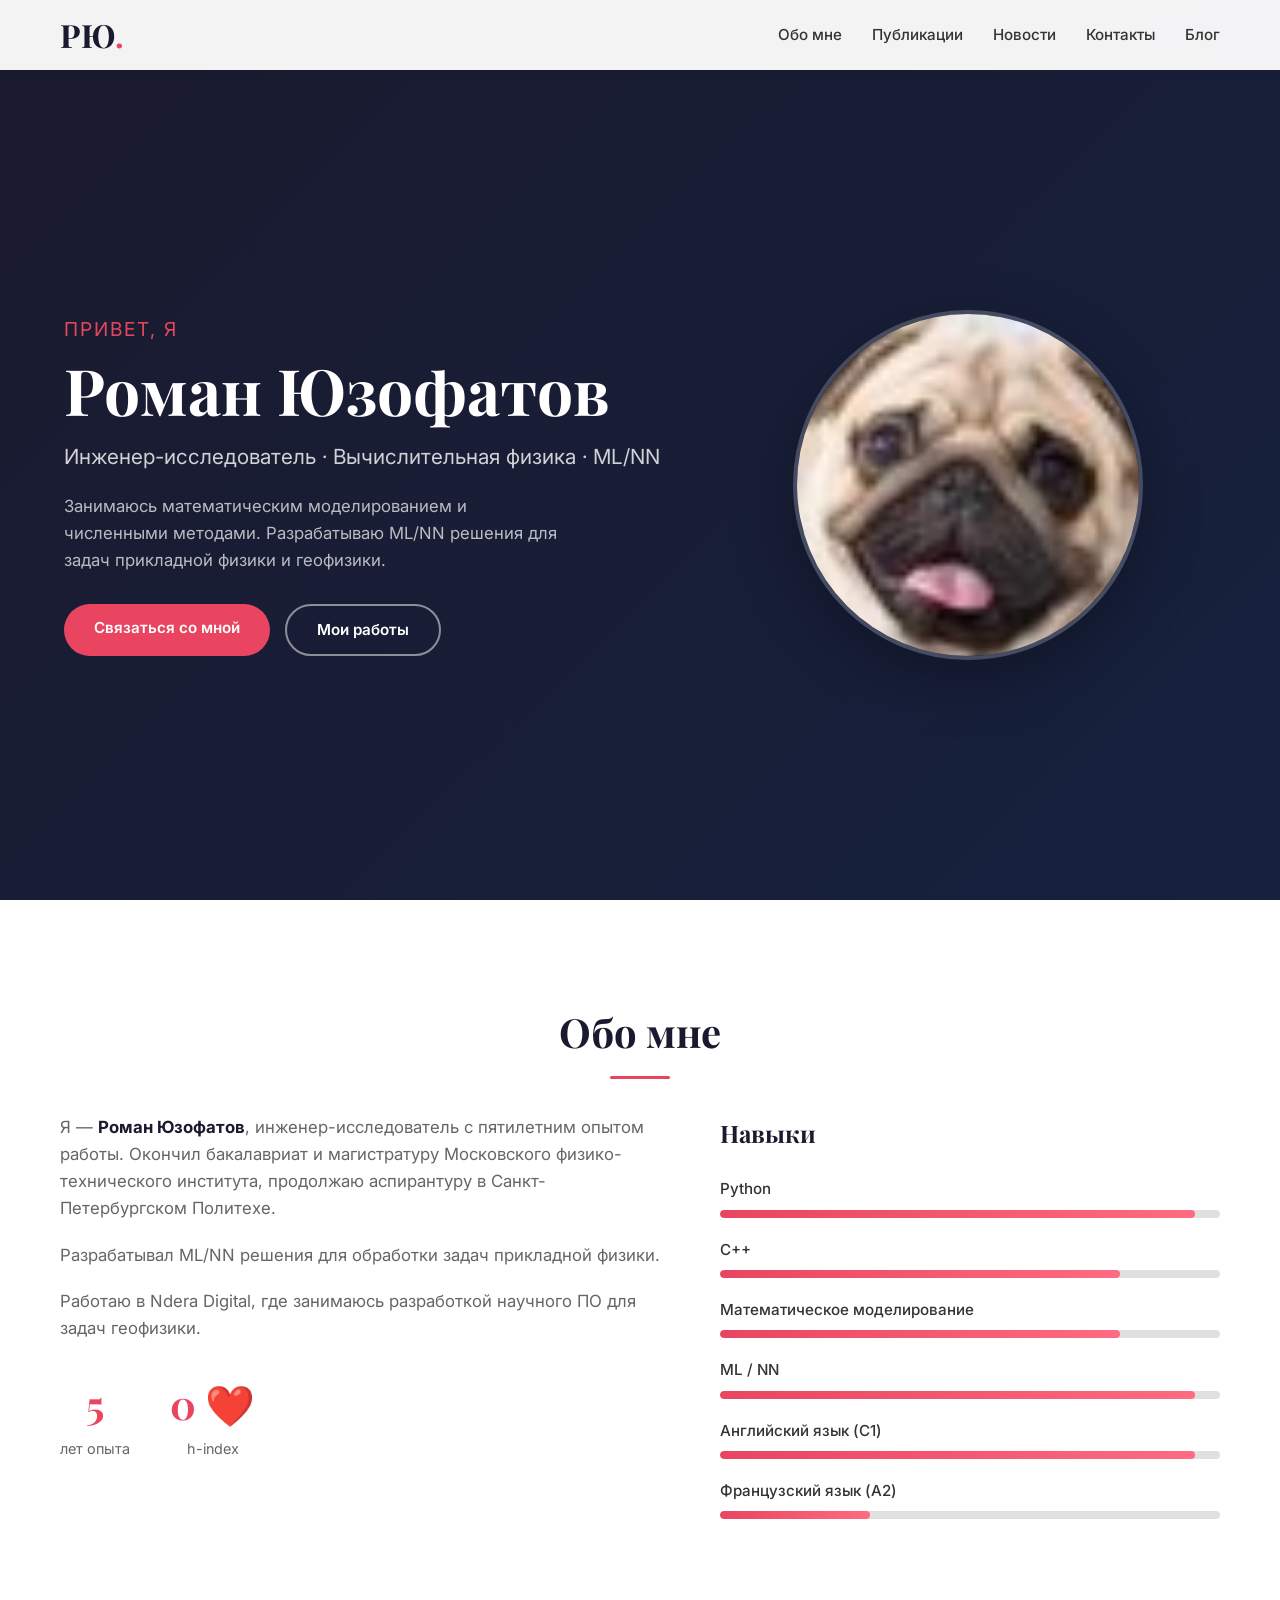
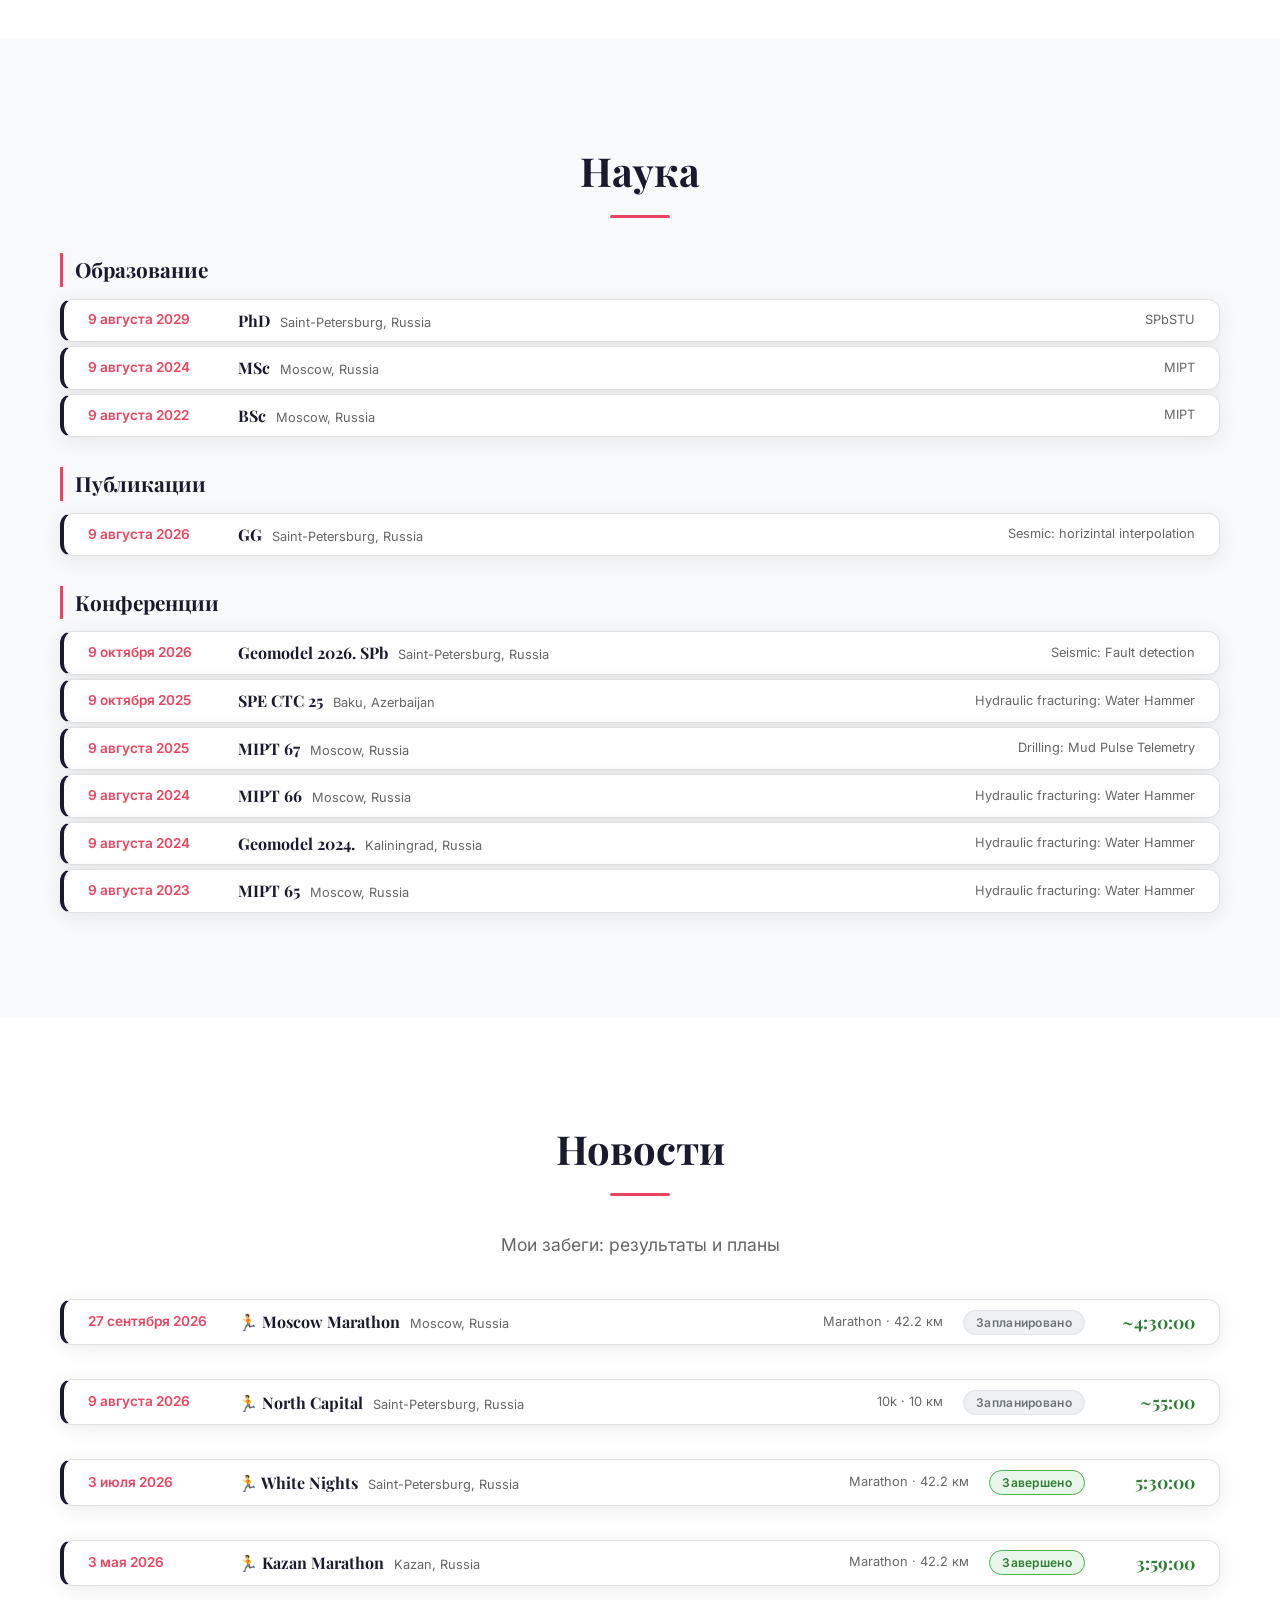
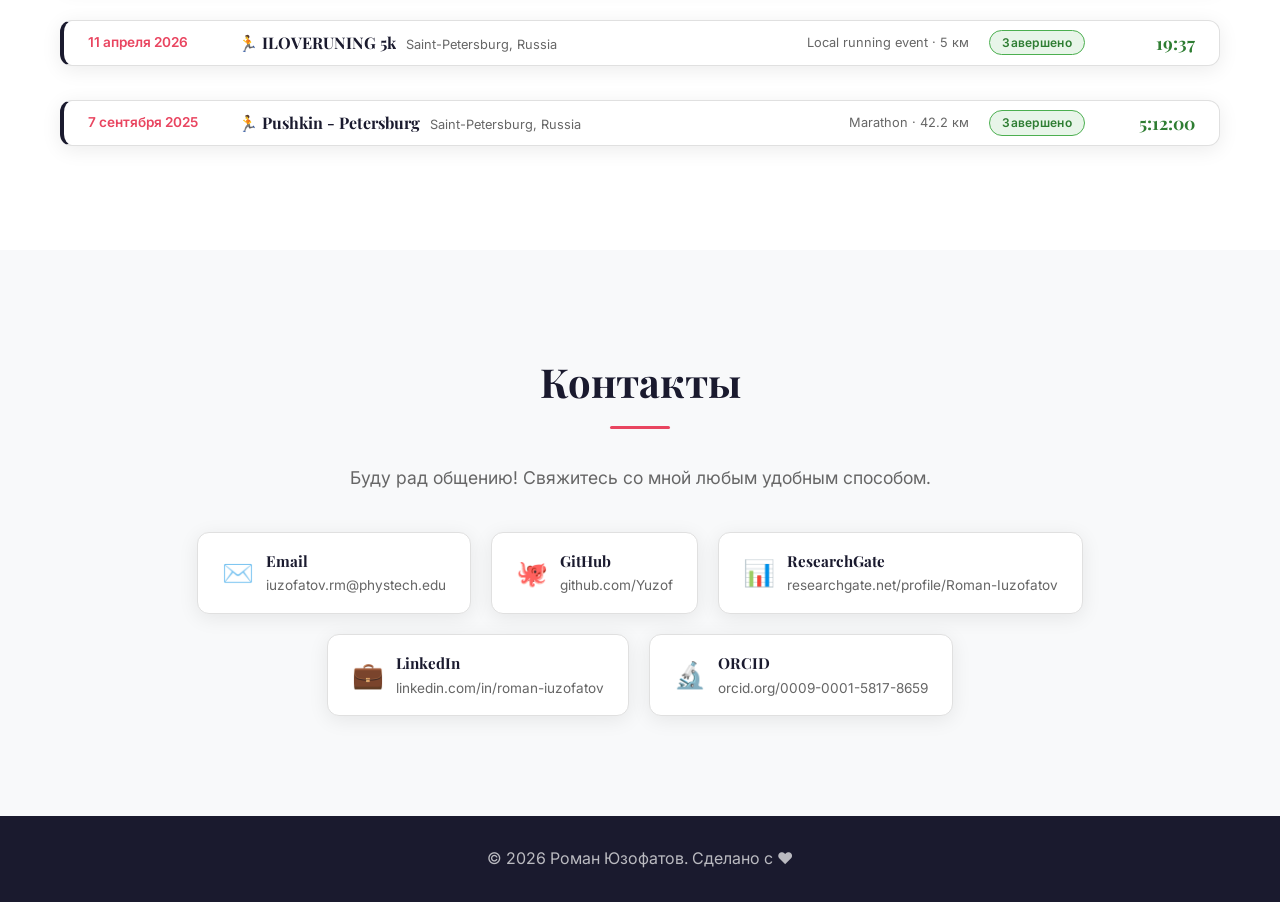
<file: index.html>
<!DOCTYPE html>
<html lang="ru">
<head>
    <meta charset="UTF-8">
    <meta name="viewport" content="width=device-width, initial-scale=1.0">
    <title>Роман Юзофатов — Инженер-исследователь</title>
    <link rel="icon" href="data:image/svg+xml,<svg xmlns='http://www.w3.org/2000/svg' viewBox='0 0 100 100'><text y='.9em' font-size='90'>🏃</text></svg>">
    <link rel="stylesheet" href="css/style.css">
    <link rel="preconnect" href="https://fonts.googleapis.com">
    <link href="https://fonts.googleapis.com/css2?family=Inter:wght@300;400;500;600;700&family=Playfair+Display:wght@400;600;700&display=swap" rel="stylesheet">
</head>
<body>
    <!-- Навигация -->
    <nav class="navbar" id="navbar">
        <div class="container nav-container">
            <a href="index.html" class="logo">РЮ<span class="logo-accent">.</span></a>
            <ul class="nav-links">
                <li><a href="#about">Обо мне</a></li>
                <li><a href="#publications">Публикации</a></li>
                <li><a href="#news">Новости</a></li>
                <li><a href="#contacts">Контакты</a></li>
                <li><a href="blog.html">Блог</a></li>
            </ul>
            <button class="burger" id="burger" aria-label="Меню">
                <span></span><span></span><span></span>
            </button>
        </div>
    </nav>

    <!-- Герой-секция -->
    <header class="hero" style="background: linear-gradient(135deg, var(--primary) 0%, var(--primary-light) 100%), url('source_files/fon.jpg') center/cover;">
        <div class="container hero-container">
            <div class="hero-text reveal">
                <p class="hero-greeting">Привет, я</p>
                <h1 class="hero-name">Роман Юзофатов</h1>
                <p class="hero-role">Инженер-исследователь · Вычислительная физика · ML/NN</p>
                <p class="hero-desc">Занимаюсь математическим моделированием и численными методами. Разрабатываю ML/NN решения для задач прикладной физики и геофизики.</p>
                <div class="hero-actions">
                    <a href="#contacts" class="btn btn-primary">Связаться со мной</a>
                    <a href="#publications" class="btn btn-outline">Мои работы</a>
                </div>
            </div>
            <div class="hero-photo reveal">
                <div class="photo-frame">
                    <img src="source_files/islands-retina-small.jpeg" alt="Фото Р" class="profile-photo">
                </div>
            </div>
        </div>
    </header>

    <!-- Обо мне -->
    <section id="about" class="section">
        <div class="container">
            <h2 class="section-title reveal">Обо мне</h2>
            <div class="about-grid">
                <div class="about-text reveal">
                    <p>Я — <strong>Роман Юзофатов</strong>, инженер-исследователь с пятилетним опытом работы. Окончил бакалавриат и магистратуру Московского физико-технического института, продолжаю аспирантуру в Санкт-Петербургском Политехе.</p>
                    <p>Разрабатывал ML/NN решения для обработки задач прикладной физики.</p>
                    <p>Работаю в Ndera Digital, где занимаюсь разработкой научного ПО для задач геофизики.</p>
                    <div class="stats">
                        <div class="stat">
                            <span class="stat-number">5</span>
                            <span class="stat-label">лет опыта</span>
                        </div>
                        <div class="stat">
                            <span class="stat-number">0 ❤️</span>
                            <span class="stat-label">h-index</span>
                        </div>
                    </div>
                </div>
                <div class="about-skills reveal">
                    <h3>Навыки</h3>
                    <div class="skill">
                        <span class="skill-name">Python</span>
                        <div class="skill-bar"><div class="skill-fill" style="width: 95%"></div></div>
                    </div>
                    <div class="skill">
                        <span class="skill-name">C++</span>
                        <div class="skill-bar"><div class="skill-fill" style="width: 80%"></div></div>
                    </div>
                    <div class="skill">
                        <span class="skill-name">Математическое моделирование</span>
                        <div class="skill-bar"><div class="skill-fill" style="width: 80%"></div></div>
                    </div>
                    <div class="skill">
                        <span class="skill-name">ML / NN</span>
                        <div class="skill-bar"><div class="skill-fill" style="width: 95%"></div></div>
                    </div>
                    <div class="skill">
                        <span class="skill-name">Английский язык (C1)</span>
                        <div class="skill-bar"><div class="skill-fill" style="width: 95%"></div></div>
                    </div>
                    <div class="skill">
                        <span class="skill-name">Французский язык (A2)</span>
                        <div class="skill-bar"><div class="skill-fill" style="width: 30%"></div></div>
                    </div>
                </div>
            </div>
        </div>
    </section>

    <!-- Наука: образование, публикации, конференции -->
    <section id="publications" class="section section-alt">
        <div class="container">
            <h2 class="section-title reveal">Наука</h2>

            <h3 class="table-title reveal">Образование</h3>
            <div class="science-grid" id="education-grid">
                <!-- Генерируется из science_results/education -->
            </div>

            <h3 class="table-title reveal">Публикации</h3>
            <div class="science-grid" id="articles-grid">
                <!-- Генерируется из science_results/articles -->
            </div>

            <h3 class="table-title reveal">Конференции</h3>
            <div class="science-grid" id="conferences-grid">
                <!-- Генерируется из science_results/conferences -->
            </div>
        </div>
    </section>

    <!-- Новости -->
    <section id="news" class="section">
        <div class="container">
            <h2 class="section-title reveal">Новости</h2>
            <p class="section-subtitle reveal">Мои забеги: результаты и планы</p>
            <div class="news-grid" id="race-grid">
                <!-- Карточки забегов генерируются из run_results/*.json -->
            </div>
        </div>
    </section>

    <!-- Контакты -->
    <section id="contacts" class="section section-alt">
        <div class="container">
            <h2 class="section-title reveal">Контакты</h2>
            <p class="section-subtitle reveal">Буду рад общению! Свяжитесь со мной любым удобным способом.</p>
            <div class="contacts-grid reveal">
                <a href="mailto:iuzofatov.rm@phystech.edu" class="contact-card">
                    <div class="contact-icon">✉️</div>
                    <div class="contact-info">
                        <h3>Email</h3>
                        <p>iuzofatov.rm@phystech.edu</p>
                    </div>
                </a>
                <a href="https://github.com/Yuzof" target="_blank" class="contact-card">
                    <div class="contact-icon">🐙</div>
                    <div class="contact-info">
                        <h3>GitHub</h3>
                        <p>github.com/Yuzof</p>
                    </div>
                </a>
                <a href="https://www.researchgate.net/profile/Roman-Iuzofatov" target="_blank" class="contact-card">
                    <div class="contact-icon">📊</div>
                    <div class="contact-info">
                        <h3>ResearchGate</h3>
                        <p>researchgate.net/profile/Roman-Iuzofatov</p>
                    </div>
                </a>
                <a href="https://linkedin.com/in/roman-iuzofatov" target="_blank" class="contact-card">
                    <div class="contact-icon">💼</div>
                    <div class="contact-info">
                        <h3>LinkedIn</h3>
                        <p>linkedin.com/in/roman-iuzofatov</p>
                    </div>
                </a>
                <a href="https://orcid.org/0009-0001-5817-8659" target="_blank" class="contact-card">
                    <div class="contact-icon">🔬</div>
                    <div class="contact-info">
                        <h3>ORCID</h3>
                        <p>orcid.org/0009-0001-5817-8659</p>
                    </div>
                </a>
            </div>
        </div>
    </section>

    <!-- Футер -->
    <footer class="footer">
        <div class="container">
            <p>© 2026 Роман Юзофатов. Сделано с ❤️</p>
        </div>
    </footer>

    <script src="js/main.js"></script>
</body>
</html>
</file>
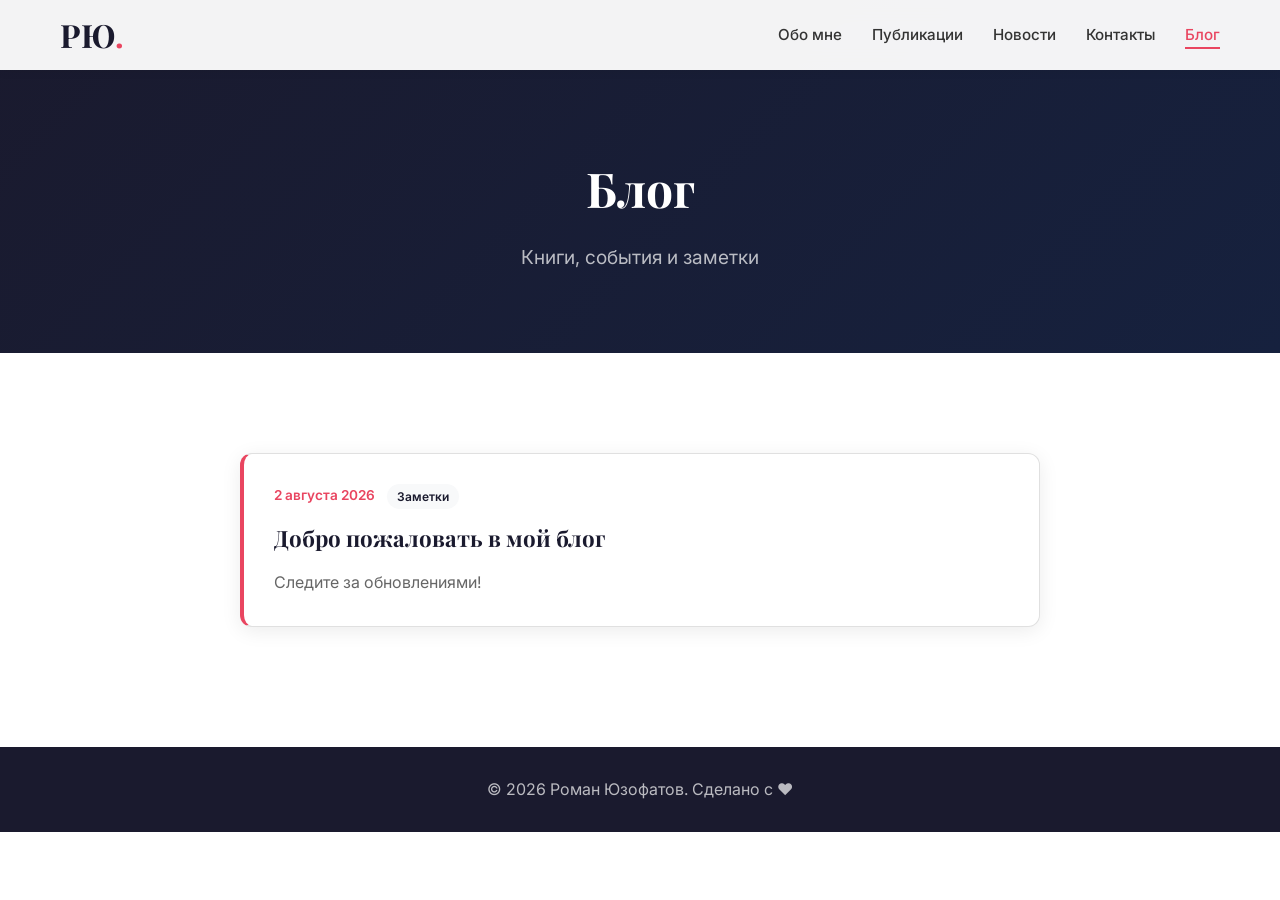
<file: blog.html>
<!DOCTYPE html>
<html lang="ru">
<head>
    <meta charset="UTF-8">
    <meta name="viewport" content="width=device-width, initial-scale=1.0">
    <title>Блог — Роман Юзофатов</title>
    <link rel="icon" href="data:image/svg+xml,<svg xmlns='http://www.w3.org/2000/svg' viewBox='0 0 100 100'><text y='.9em' font-size='90'>📖</text></svg>">
    <link rel="stylesheet" href="css/style.css">
    <link rel="preconnect" href="https://fonts.googleapis.com">
    <link href="https://fonts.googleapis.com/css2?family=Inter:wght@300;400;500;600;700&family=Playfair+Display:wght@400;600;700&display=swap" rel="stylesheet">
</head>
<body>
    <!-- Навигация -->
    <nav class="navbar" id="navbar">
        <div class="container nav-container">
            <a href="index.html" class="logo">РЮ<span class="logo-accent">.</span></a>
            <ul class="nav-links">
                <li><a href="index.html#about">Обо мне</a></li>
                <li><a href="index.html#publications">Публикации</a></li>
                <li><a href="index.html#news">Новости</a></li>
                <li><a href="index.html#contacts">Контакты</a></li>
                <li><a href="blog.html" class="active">Блог</a></li>
            </ul>
            <button class="burger" id="burger" aria-label="Меню">
                <span></span><span></span><span></span>
            </button>
        </div>
    </nav>

    <!-- Заголовок страницы -->
    <header class="page-header">
        <div class="container">
            <h1 class="page-title reveal">Блог</h1>
            <p class="page-subtitle reveal">Книги, события и заметки</p>
        </div>
    </header>

    <!-- Посты блога -->
    <section class="section">
        <div class="container">
            <div class="blog-list" id="blog-grid">
                <!-- Посты генерируются из blog_results/*.json -->
            </div>
        </div>
    </section>

    <!-- Футер -->
    <footer class="footer">
        <div class="container">
            <p>© 2026 Роман Юзофатов. Сделано с ❤️</p>
        </div>
    </footer>

    <script src="js/main.js"></script>
</body>
</html>
</file>
<file: css/style.css>
/* ===== Базовые стили ===== */
:root {
    --primary: #1a1a2e;
    --primary-light: #16213e;
    --accent: #e94560;
    --accent-hover: #c73652;
    --text: #333;
    --text-light: #666;
    --bg: #ffffff;
    --bg-alt: #f8f9fa;
    --border: #e0e0e0;
    --shadow: 0 4px 20px rgba(0, 0, 0, 0.08);
    --shadow-hover: 0 8px 30px rgba(0, 0, 0, 0.12);
    --radius: 12px;
    --transition: all 0.3s ease;
}

* {
    margin: 0;
    padding: 0;
    box-sizing: border-box;
}

html {
    scroll-behavior: smooth;
}

body {
    font-family: 'Inter', sans-serif;
    color: var(--text);
    line-height: 1.6;
    background: var(--bg);
    overflow-x: hidden;
}

.container {
    max-width: 1200px;
    margin: 0 auto;
    padding: 0 20px;
}

h1, h2, h3 {
    font-family: 'Playfair Display', serif;
    color: var(--primary);
}

a {
    text-decoration: none;
    color: inherit;
}

img {
    max-width: 100%;
    display: block;
}

/* ===== Навигация ===== */
.navbar {
    position: fixed;
    top: 0;
    left: 0;
    right: 0;
    z-index: 1000;
    background: rgba(255, 255, 255, 0.95);
    backdrop-filter: blur(10px);
    box-shadow: 0 2px 10px rgba(0, 0, 0, 0.05);
    transition: var(--transition);
}

.navbar.scrolled {
    box-shadow: 0 4px 20px rgba(0, 0, 0, 0.1);
}

.nav-container {
    display: flex;
    justify-content: space-between;
    align-items: center;
    height: 70px;
}

.logo {
    font-family: 'Playfair Display', serif;
    font-size: 2rem;
    font-weight: 700;
    color: var(--primary);
}

.logo-accent {
    color: var(--accent);
}

.nav-links {
    display: flex;
    list-style: none;
    gap: 30px;
}

.nav-links a {
    font-size: 0.95rem;
    font-weight: 500;
    color: var(--text);
    position: relative;
    padding: 5px 0;
    transition: var(--transition);
}

.nav-links a::after {
    content: '';
    position: absolute;
    bottom: 0;
    left: 0;
    width: 0;
    height: 2px;
    background: var(--accent);
    transition: var(--transition);
}

.nav-links a:hover,
.nav-links a.active {
    color: var(--accent);
}

.nav-links a:hover::after,
.nav-links a.active::after {
    width: 100%;
}

.burger {
    display: none;
    flex-direction: column;
    gap: 5px;
    background: none;
    border: none;
    cursor: pointer;
    padding: 5px;
}

.burger span {
    width: 25px;
    height: 3px;
    background: var(--primary);
    border-radius: 3px;
    transition: var(--transition);
}

/* ===== Герой-секция ===== */
.hero {
    min-height: 100vh;
    display: flex;
    align-items: center;
    background: linear-gradient(135deg, var(--primary) 0%, var(--primary-light) 100%);
    color: #fff;
    padding-top: 70px;
}

.hero-container {
    display: grid;
    grid-template-columns: 1.2fr 1fr;
    gap: 60px;
    align-items: center;
    padding: 60px 20px;
}

.hero-greeting {
    font-size: 1.2rem;
    color: var(--accent);
    margin-bottom: 10px;
    letter-spacing: 2px;
    text-transform: uppercase;
}

.hero-name {
    font-size: 4rem;
    color: #fff;
    margin-bottom: 15px;
    line-height: 1.1;
}

.hero-role {
    font-size: 1.3rem;
    color: rgba(255, 255, 255, 0.8);
    margin-bottom: 20px;
}

.hero-desc {
    font-size: 1.05rem;
    color: rgba(255, 255, 255, 0.7);
    max-width: 500px;
    margin-bottom: 30px;
}

.hero-actions {
    display: flex;
    gap: 15px;
    flex-wrap: wrap;
}

.btn {
    display: inline-block;
    padding: 12px 30px;
    border-radius: 50px;
    font-weight: 600;
    font-size: 0.95rem;
    transition: var(--transition);
    cursor: pointer;
}

.btn-primary {
    background: var(--accent);
    color: #fff;
}

.btn-primary:hover {
    background: var(--accent-hover);
    transform: translateY(-2px);
    box-shadow: 0 6px 20px rgba(233, 69, 96, 0.4);
}

.btn-outline {
    border: 2px solid rgba(255, 255, 255, 0.5);
    color: #fff;
}

.btn-outline:hover {
    border-color: #fff;
    background: rgba(255, 255, 255, 0.1);
    transform: translateY(-2px);
}

.hero-photo {
    display: flex;
    justify-content: center;
}

.photo-frame {
    position: relative;
    width: 350px;
    height: 350px;
    border-radius: 50%;
    overflow: hidden;
    border: 4px solid rgba(255, 255, 255, 0.2);
    box-shadow: 0 20px 60px rgba(0, 0, 0, 0.3);
    animation: float 6s ease-in-out infinite;
}

.photo-frame::before {
    content: '';
    position: absolute;
    top: -50%;
    left: -50%;
    width: 200%;
    height: 200%;
    background: linear-gradient(45deg, transparent 40%, rgba(255, 255, 255, 0.1) 50%, transparent 60%);
    animation: shine 4s ease-in-out infinite;
}

.profile-photo {
    width: 100%;
    height: 100%;
    object-fit: cover;
}

@keyframes float {
    0%, 100% { transform: translateY(0); }
    50% { transform: translateY(-15px); }
}

@keyframes shine {
    0% { transform: translateX(-100%); }
    100% { transform: translateX(100%); }
}

/* ===== Секции ===== */
.section {
    padding: 100px 0;
}

.section-alt {
    background: var(--bg-alt);
}

.section-title {
    font-size: 2.5rem;
    text-align: center;
    margin-bottom: 50px;
    position: relative;
}

.section-title::after {
    content: '';
    position: absolute;
    bottom: -15px;
    left: 50%;
    transform: translateX(-50%);
    width: 60px;
    height: 3px;
    background: var(--accent);
    border-radius: 3px;
}

.section-subtitle {
    text-align: center;
    color: var(--text-light);
    margin-bottom: 40px;
    font-size: 1.1rem;
}

/* ===== Обо мне ===== */
.about-grid {
    display: grid;
    grid-template-columns: 1.2fr 1fr;
    gap: 60px;
    align-items: start;
}

.about-text p {
    margin-bottom: 20px;
    color: var(--text-light);
    font-size: 1.05rem;
}

.about-text strong {
    color: var(--primary);
}

.stats {
    display: flex;
    gap: 40px;
    margin-top: 30px;
}

.stat {
    text-align: center;
}

.stat-number {
    display: block;
    font-size: 2.5rem;
    font-weight: 700;
    color: var(--accent);
    font-family: 'Playfair Display', serif;
}

.stat-label {
    color: var(--text-light);
    font-size: 0.9rem;
}

.about-skills h3 {
    margin-bottom: 25px;
    font-size: 1.5rem;
}

.skill {
    margin-bottom: 20px;
}

.skill-name {
    display: block;
    margin-bottom: 8px;
    font-weight: 500;
    font-size: 0.95rem;
}

.skill-bar {
    height: 8px;
    background: var(--border);
    border-radius: 4px;
    overflow: hidden;
}

.skill-fill {
    height: 100%;
    background: linear-gradient(90deg, var(--accent), #ff6b81);
    border-radius: 4px;
    transition: width 1.5s ease;
    width: 0;
}

.skill-fill.animate {
    animation: growBar 1.5s ease forwards;
}

@keyframes growBar {
    from { width: 0; }
}

/* ===== Публикации ===== */
.publications-list {
    max-width: 800px;
    margin: 0 auto;
}

.publication {
    display: grid;
    grid-template-columns: 100px 1fr;
    gap: 30px;
    padding: 30px;
    background: var(--bg);
    border-radius: var(--radius);
    box-shadow: var(--shadow);
    margin-bottom: 20px;
    transition: var(--transition);
    border-left: 4px solid var(--accent);
}

.publication:hover {
    transform: translateX(10px);
    box-shadow: var(--shadow-hover);
}

.pub-year {
    font-family: 'Playfair Display', serif;
    font-size: 1.5rem;
    font-weight: 700;
    color: var(--accent);
}

.pub-content h3 {
    font-size: 1.2rem;
    margin-bottom: 8px;
}

.pub-meta {
    color: var(--text-light);
    font-size: 0.9rem;
    margin-bottom: 10px;
}

.pub-content p:not(.pub-meta) {
    color: var(--text-light);
    margin-bottom: 15px;
}

.pub-link {
    color: var(--accent);
    font-weight: 600;
    font-size: 0.95rem;
    transition: var(--transition);
}

.pub-link:hover {
    color: var(--accent-hover);
    padding-left: 5px;
}

/* ===== Новости ===== */
.news-grid {
    display: grid;
    grid-template-columns: repeat(2, 1fr);
    gap: 30px;
}

.news-card {
    background: var(--bg);
    border-radius: var(--radius);
    padding: 30px;
    box-shadow: var(--shadow);
    transition: var(--transition);
    border: 1px solid var(--border);
}

.news-card:hover {
    transform: translateY(-5px);
    box-shadow: var(--shadow-hover);
    border-color: var(--accent);
}

.news-date {
    display: inline-block;
    background: var(--bg-alt);
    color: var(--accent);
    padding: 5px 12px;
    border-radius: 20px;
    font-size: 0.85rem;
    font-weight: 500;
    margin-bottom: 15px;
}

.news-card h3 {
    font-size: 1.2rem;
    margin-bottom: 10px;
}

.news-card p {
    color: var(--text-light);
    margin-bottom: 15px;
}

.news-link {
    color: var(--accent);
    font-weight: 600;
    font-size: 0.95rem;
    transition: var(--transition);
}

.news-link:hover {
    color: var(--accent-hover);
    padding-left: 5px;
}

/* ===== Контакты (в одну строку) ===== */
.contacts-grid {
    display: flex;
    flex-wrap: wrap;
    justify-content: center;
    gap: 20px;
}

.contact-card {
    background: var(--bg);
    border-radius: var(--radius);
    padding: 16px 24px;
    text-align: center;
    box-shadow: var(--shadow);
    transition: var(--transition);
    border: 1px solid var(--border);
    display: flex;
    align-items: center;
    gap: 12px;
    min-width: 0;
}

.contact-card:hover {
    transform: translateY(-3px);
    box-shadow: var(--shadow-hover);
    border-color: var(--accent);
}

.contact-icon {
    font-size: 1.6rem;
    margin: 0;
    flex-shrink: 0;
}

.contact-info {
    text-align: left;
}

.contact-card h3 {
    font-size: 0.95rem;
    margin-bottom: 2px;
}

.contact-card p {
    color: var(--text-light);
    font-size: 0.85rem;
    white-space: nowrap;
}

/* ===== Футер ===== */
.footer {
    background: var(--primary);
    color: rgba(255, 255, 255, 0.7);
    padding: 30px 0;
    text-align: center;
}

/* ===== Страница хобби ===== */
.page-header {
    background: linear-gradient(135deg, var(--primary) 0%, var(--primary-light) 100%);
    color: #fff;
    padding: 150px 0 80px;
    text-align: center;
}

.page-title {
    font-size: 3rem;
    color: #fff;
    margin-bottom: 15px;
}

.page-subtitle {
    color: rgba(255, 255, 255, 0.7);
    font-size: 1.2rem;
}

.hobbies-grid {
    display: grid;
    grid-template-columns: repeat(3, 1fr);
    gap: 30px;
}

.hobby-card {
    background: var(--bg);
    border-radius: var(--radius);
    padding: 30px;
    box-shadow: var(--shadow);
    transition: var(--transition);
    border: 1px solid var(--border);
    text-align: center;
}

.hobby-card:hover {
    transform: translateY(-5px);
    box-shadow: var(--shadow-hover);
    border-color: var(--accent);
}

.hobby-icon {
    font-size: 3rem;
    margin-bottom: 20px;
    display: inline-block;
    transition: var(--transition);
}

.hobby-card:hover .hobby-icon {
    transform: scale(1.2) rotate(10deg);
}

.hobby-card h3 {
    font-size: 1.3rem;
    margin-bottom: 15px;
}

.hobby-card p {
    color: var(--text-light);
    margin-bottom: 20px;
}

.hobby-tags {
    display: flex;
    flex-wrap: wrap;
    gap: 8px;
    justify-content: center;
}

.tag {
    background: var(--bg-alt);
    color: var(--primary);
    padding: 5px 12px;
    border-radius: 20px;
    font-size: 0.85rem;
    font-weight: 500;
    transition: var(--transition);
}

.tag:hover {
    background: var(--accent);
    color: #fff;
}

/* ===== Сетка забегов и науки: одна колонка на всю ширину ===== */
#race-grid,
.science-grid {
    grid-template-columns: 1fr;
}

/* ===== Заголовки таблиц ===== */
.table-title {
    font-size: 1.3rem;
    color: var(--primary);
    margin: 30px 0 12px;
    padding-left: 12px;
    border-left: 3px solid var(--accent);
}

/* ===== Шаблон забегов (табличные строки) ===== */
.race-card.news-card {
    display: flex;
    flex-direction: row;
    align-items: center;
    justify-content: space-between;
    gap: 20px;
    width: 100%;
    padding: 8px 24px;
    border-left: 4px solid var(--primary);
    margin-bottom: 4px;
}

.race-card:hover {
    border-color: var(--accent);
    background: var(--bg-alt);
    transform: none;
}

.race-date-cell {
    flex-shrink: 0;
    font-size: 0.85rem;
    font-weight: 600;
    color: var(--accent);
    min-width: 130px;
}

.race-main {
    flex: 1;
    display: flex;
    align-items: baseline;
    gap: 10px;
    min-width: 0;
}

.race-main h3 {
    font-size: 1rem;
    margin: 0;
    white-space: nowrap;
    overflow: hidden;
    text-overflow: ellipsis;
}

.race-place {
    font-size: 0.8rem;
    color: var(--text-light);
    white-space: nowrap;
    overflow: hidden;
    text-overflow: ellipsis;
}

.race-details-cell {
    flex-shrink: 0;
    font-size: 0.8rem;
    color: var(--text-light);
    white-space: nowrap;
}

.race-badge {
    flex-shrink: 0;
    display: inline-block;
    padding: 2px 12px;
    border-radius: 20px;
    font-size: 0.75rem;
    font-weight: 600;
    letter-spacing: 0.3px;
}

.race-upcoming {
    background: #eef0f2;
    color: #6c757d;
    border: 1px solid #dee2e6;
}

.race-finished {
    background: #e8f5e9;
    color: #2e7d32;
    border: 1px solid #4caf50;
}

.race-time-cell {
    flex-shrink: 0;
    font-family: 'Playfair Display', serif;
    font-size: 1.1rem;
    font-weight: 700;
    min-width: 90px;
    text-align: right;
}

.race-time-cell.has-time {
    color: #2e7d32;
}

.race-time-cell.no-time {
    color: #adb5bd;
}

/* ===== Таблицы науки (образование, публикации, конференции) ===== */
.sci-card.news-card {
    display: flex;
    flex-direction: row;
    align-items: center;
    justify-content: space-between;
    gap: 20px;
    width: 100%;
    padding: 8px 24px;
    border-left: 4px solid var(--primary);
    margin-bottom: 4px;
}

.sci-card:hover {
    border-color: var(--accent);
    background: var(--bg-alt);
    transform: none;
}

.sci-date-cell {
    flex-shrink: 0;
    font-size: 0.85rem;
    font-weight: 600;
    color: var(--accent);
    min-width: 130px;
}

.sci-main {
    flex: 1;
    display: flex;
    align-items: baseline;
    gap: 10px;
    min-width: 0;
}

.sci-main h3 {
    font-size: 1rem;
    margin: 0;
    white-space: nowrap;
    overflow: hidden;
    text-overflow: ellipsis;
}

.sci-org {
    font-size: 0.8rem;
    color: var(--text-light);
    white-space: nowrap;
    overflow: hidden;
    text-overflow: ellipsis;
}

.sci-pres {
    flex-shrink: 0;
    font-size: 0.8rem;
    color: var(--text-light);
    white-space: nowrap;
}

/* ===== Блог ===== */
.blog-list {
    max-width: 800px;
    margin: 0 auto;
}

.blog-post {
    background: var(--bg);
    border-radius: var(--radius);
    padding: 30px;
    box-shadow: var(--shadow);
    margin-bottom: 20px;
    border: 1px solid var(--border);
    border-left: 4px solid var(--accent);
    transition: var(--transition);
}

.blog-post:hover {
    box-shadow: var(--shadow-hover);
    border-color: var(--accent);
}

.blog-post-header {
    display: flex;
    align-items: center;
    gap: 12px;
    margin-bottom: 12px;
}

.blog-post-date {
    font-size: 0.85rem;
    font-weight: 600;
    color: var(--accent);
}

.blog-post-category {
    background: var(--bg-alt);
    color: var(--primary);
    padding: 3px 10px;
    border-radius: 20px;
    font-size: 0.75rem;
    font-weight: 600;
}

.blog-post h2 {
    font-size: 1.4rem;
    margin-bottom: 12px;
}

.blog-post-content {
    color: var(--text-light);
    line-height: 1.7;
    white-space: pre-wrap;
}

/* ===== Сообщение о пустом списке забегов ===== */
.no-races {
    grid-column: 1 / -1;
    text-align: center;
    color: var(--text-light);
    padding: 40px 20px;
    background: var(--bg);
    border-radius: var(--radius);
    border: 1px dashed var(--border);
}

/* ===== Ссылка в карточке хобби ===== */
.hobby-link {
    display: inline-block;
    color: var(--accent);
    font-weight: 600;
    font-size: 0.95rem;
    margin-top: 5px;
    transition: var(--transition);
}

.hobby-link:hover {
    color: var(--accent-hover);
    padding-left: 5px;
}

/* ===== Анимация появления ===== */
.reveal {
    opacity: 0;
    transform: translateY(30px);
    transition: opacity 0.8s ease, transform 0.8s ease;
}

.reveal.visible {
    opacity: 1;
    transform: translateY(0);
}

/* ===== Адаптивность ===== */
@media (max-width: 992px) {
    .hero-container {
        grid-template-columns: 1fr;
        text-align: center;
        gap: 40px;
    }

    .hero-desc {
        margin: 0 auto 30px;
    }

    .hero-actions {
        justify-content: center;
    }

    .about-grid {
        grid-template-columns: 1fr;
        gap: 40px;
    }

    .stats {
        justify-content: center;
    }

    .contacts-grid {
        grid-template-columns: repeat(2, 1fr);
    }

    .hobbies-grid {
        grid-template-columns: repeat(2, 1fr);
    }
}

@media (max-width: 768px) {
    /* Табличные карточки забегов и науки на мобильных: компактная строка */
    .race-card.news-card,
    .sci-card.news-card {
        padding: 6px 14px;
        gap: 10px;
    }

    .race-date-cell,
    .sci-date-cell {
        min-width: 0;
        font-size: 0.75rem;
    }

    .race-main,
    .sci-main {
        gap: 6px;
    }

    .race-main h3,
    .sci-main h3 {
        font-size: 0.9rem;
    }

    .race-place,
    .sci-org {
        display: none;
    }

    .race-details-cell {
        font-size: 0.75rem;
    }

    .sci-pres {
        font-size: 0.7rem;
    }

    .race-badge {
        padding: 2px 8px;
        font-size: 0.7rem;
    }

    .race-time-cell {
        min-width: 0;
        font-size: 1rem;
    }

    .table-title {
        font-size: 1.1rem;
        margin: 20px 0 8px;
    }

    .nav-links {
        position: fixed;
        top: 70px;
        left: 0;
        right: 0;
        background: #fff;
        flex-direction: column;
        padding: 20px;
        gap: 15px;
        box-shadow: 0 4px 20px rgba(0, 0, 0, 0.1);
        transform: translateY(-150%);
        transition: var(--transition);
    }

    .nav-links.open {
        transform: translateY(0);
    }

    .burger {
        display: flex;
    }

    .burger.open span:nth-child(1) {
        transform: rotate(45deg) translate(5px, 5px);
    }

    .burger.open span:nth-child(2) {
        opacity: 0;
    }

    .burger.open span:nth-child(3) {
        transform: rotate(-45deg) translate(5px, -5px);
    }

    .hero-name {
        font-size: 2.5rem;
    }

    .photo-frame {
        width: 250px;
        height: 250px;
    }

    .section {
        padding: 60px 0;
    }

    .section-title {
        font-size: 2rem;
    }

    .publication {
        grid-template-columns: 1fr;
        gap: 10px;
    }

    .news-grid,
    .hobbies-grid {
        grid-template-columns: 1fr;
    }

    .contacts-grid {
        grid-template-columns: 1fr;
    }

    .page-header {
        padding: 120px 0 60px;
    }

    .page-title {
        font-size: 2.2rem;
    }
}
</file>
